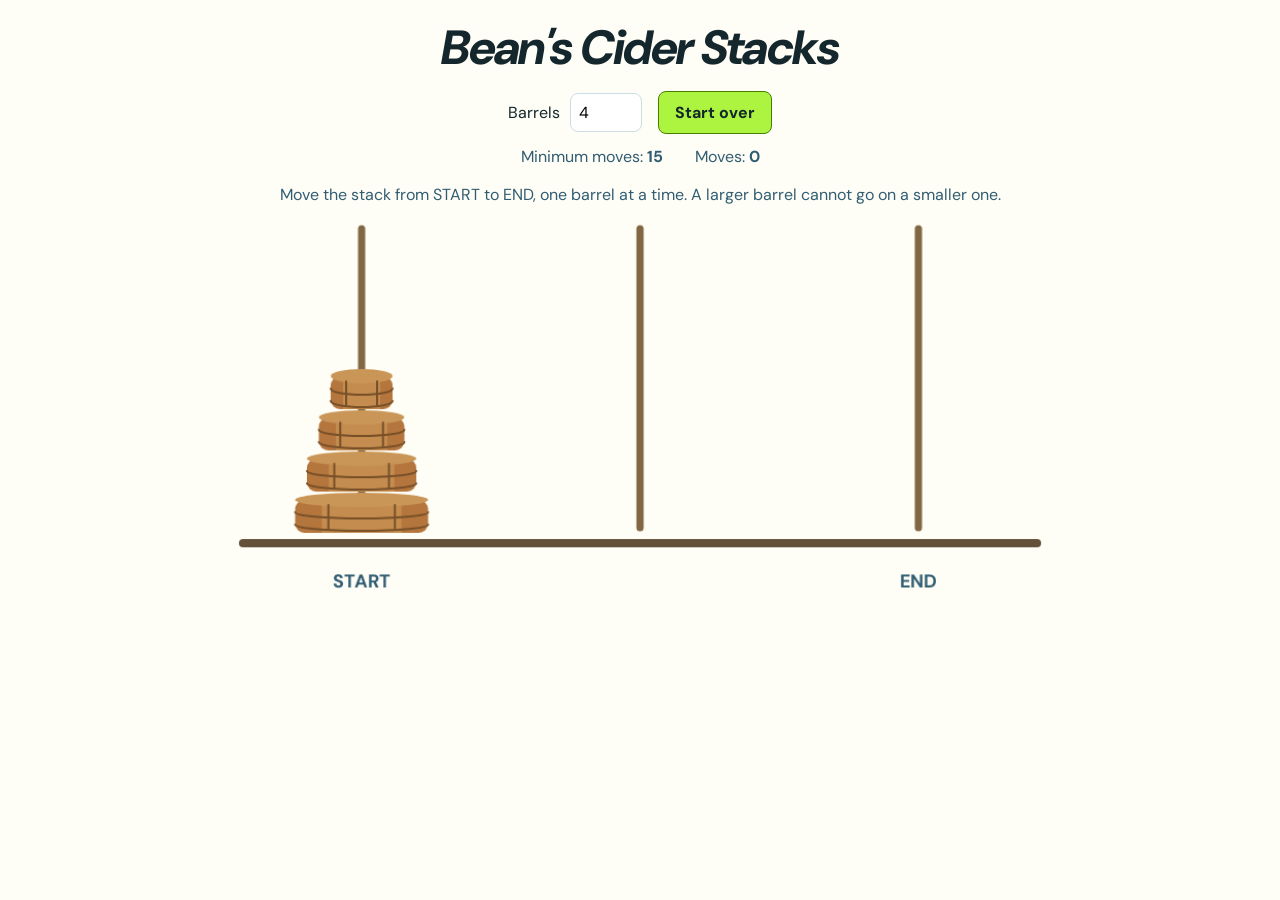
<file: ciderstacks/index.html>
<!DOCTYPE html>
<html lang="en">
<head>
  <meta charset="utf-8">
  <meta name="viewport" content="width=device-width, initial-scale=1">
  <title>Bean's Cider Stacks</title>
  <link rel="stylesheet" href="style.css">
  <link rel="stylesheet" href="../assets/theme.css">
  <script src="game.js" defer></script>
</head>
<body class="site-theme cider-game">
  <main>
    <h1>Bean's Cider Stacks</h1>
    <form id="settings">
      <label for="barrel-count">Barrels <input id="barrel-count" type="number" min="1" max="7" step="1" value="4" required></label>
      <button type="submit">Start over</button>
    </form>
    <div class="stats"><span>Minimum moves: <strong id="minimum">15</strong></span><span>Moves: <strong id="moves">0</strong></span></div>
    <p class="rules">Move the stack from START to END, one barrel at a time. A larger barrel cannot go on a smaller one.</p>
    <div class="board">
      <canvas id="board" width="900" height="390" aria-label="Three stacks of cider barrels"></canvas>
      <div class="peg-controls">
        <button type="button" data-peg="0" aria-label="Start stack" aria-pressed="false"></button>
        <button type="button" data-peg="1" aria-label="Middle stack" aria-pressed="false"></button>
        <button type="button" data-peg="2" aria-label="End stack" aria-pressed="false"></button>
      </div>
    </div>
    <p id="status" role="status" aria-live="polite"></p>
  </main>
</body>
</html>
</file>
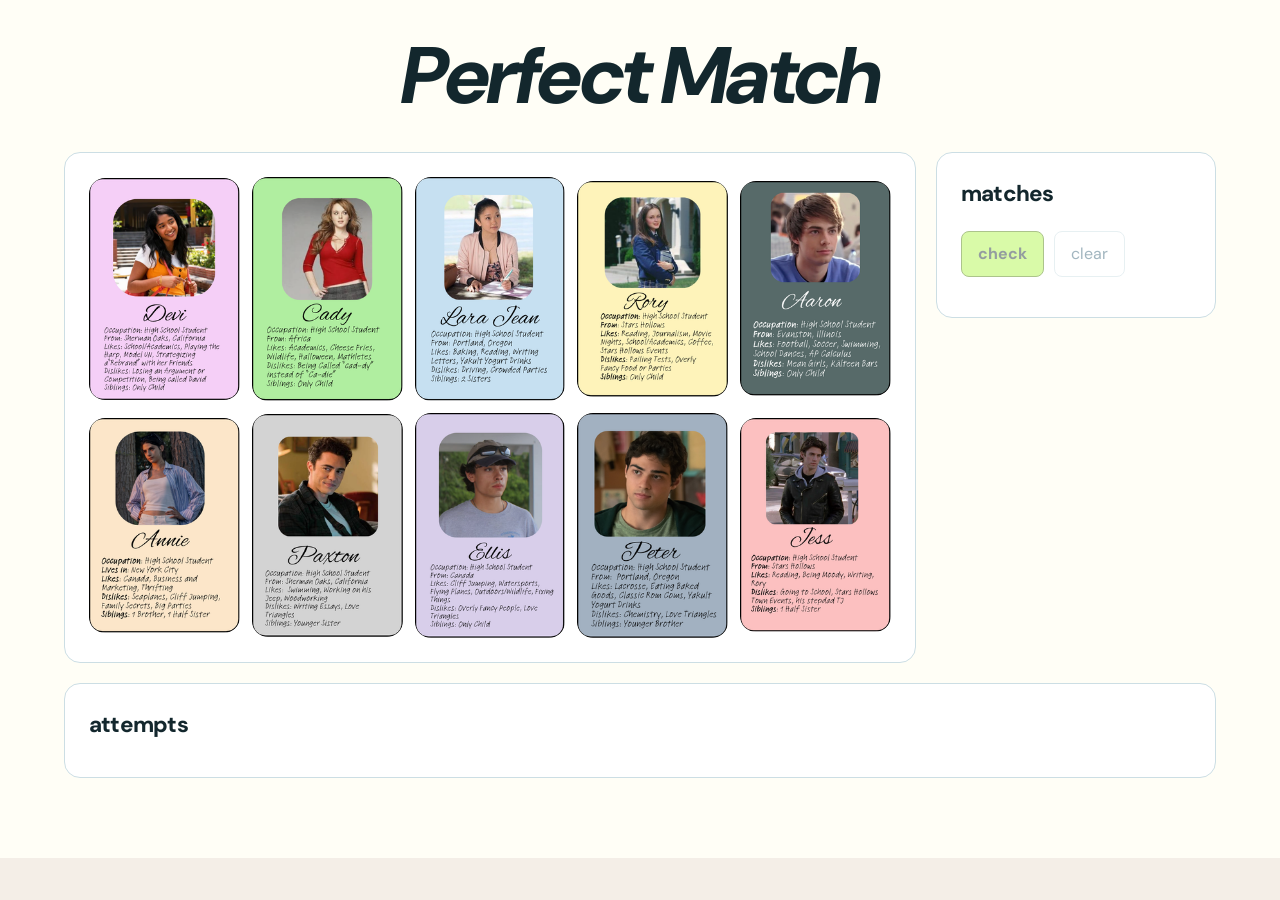
<file: perfectmatch/index.html>
<!DOCTYPE html>
<html lang="en">
<head>
  <meta charset="utf-8">
  <meta name="viewport" content="width=device-width, initial-scale=1">
  <title>Perfect Match</title>
  <link rel="stylesheet" href="style.css">
  <link rel="stylesheet" href="../assets/theme.css">
  <script src="game.js" defer></script>
</head>
<body class="site-theme theme-app">
  <a class="teacher-home" href="../index.html" hidden>Back to home</a>
  <main>
    <header><h1>Perfect Match</h1>
    </header>
    <div id="teacher" hidden></div>
    <div id="student">
      <div class="workspace">
        <section aria-label="Character cards"><div id="characters" class="characters"></div></section>
        <section><h2>matches</h2>
          <div class="actions"><button id="check" disabled>check</button><button id="clear" class="secondary">clear</button></div>
          <p id="result" role="status" aria-live="polite"></p>
          <div id="pairs"></div>
        </section>
      </div>
      <section><h2>attempts</h2><div id="history"></div></section>
    </div>
  </main>
  <dialog id="win-dialog" aria-labelledby="win-title">
    <h2 id="win-title">You win!</h2>
    <form method="dialog" class="actions">
      <button id="play-again" type="button" autofocus>Play again?</button>
      <button class="secondary" type="submit">Close</button>
    </form>
  </dialog>
  <dialog id="card-preview" aria-label="Character card preview">
    <div id="preview-image"></div>
  </dialog>
</body>
</html>
</file>
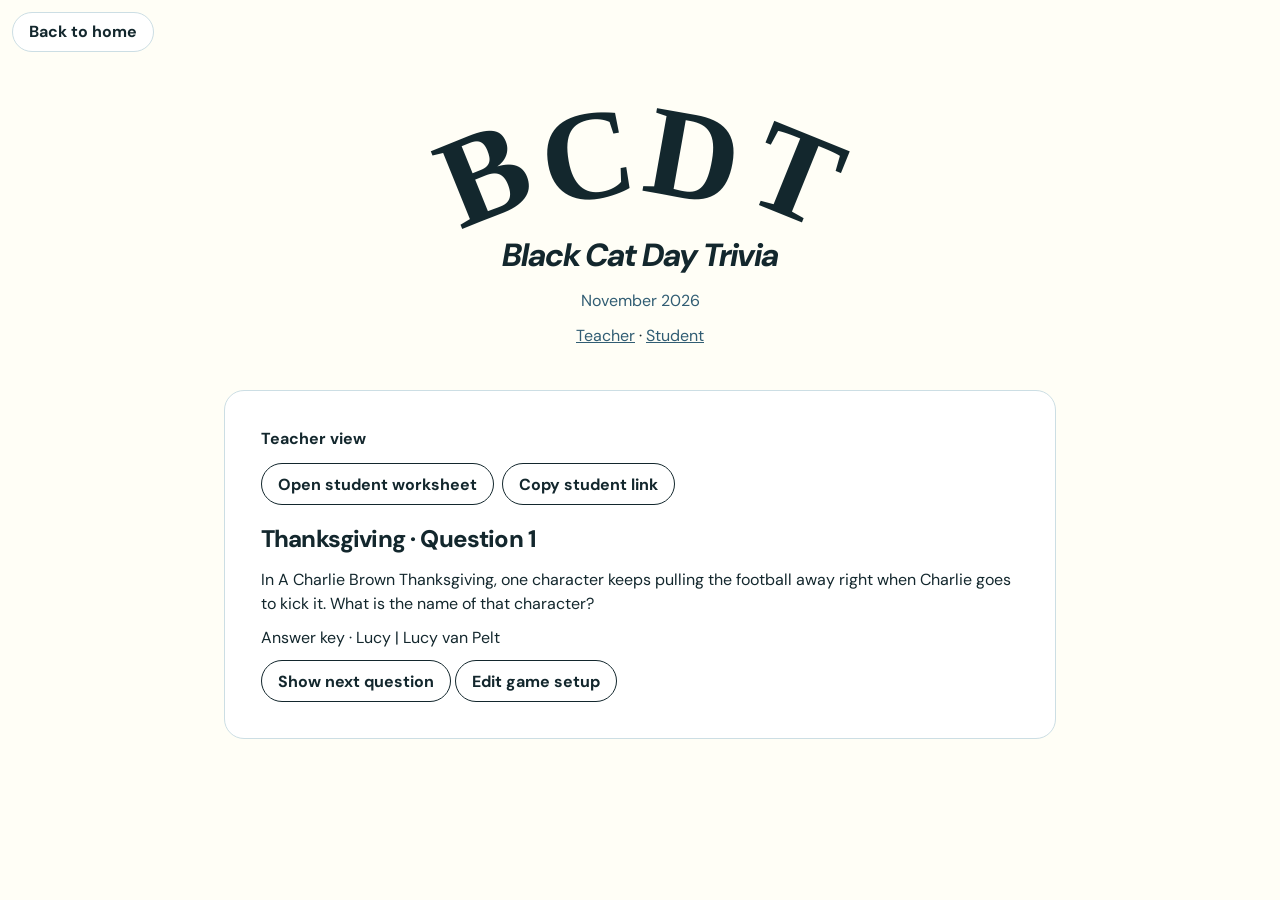
<file: trivia/index.html>
<!DOCTYPE html>
<html lang="en">
<head>
  <meta charset="UTF-8">
  <meta name="viewport" content="width=device-width, initial-scale=1">
  <title>Black Cat Day Trivia</title>
  <link rel="stylesheet" href="../assets/theme.css">
  <link rel="stylesheet" href="style.css">
  <script src="preset.js" defer></script>
  <script src="game.js" defer></script>
</head>
<body class="site-theme">
  <a class="teacher-home" href="../index.html" hidden>Back to home</a>
  <main>
    <header>
      <div class="wordmark" aria-hidden="true"><span>B</span><span>C</span><span>D</span><span>T</span></div>
      <h1>Black Cat Day Trivia</h1>
      <p>November 2026</p>
      <nav aria-label="Game views"><a href="?view=teacher">Teacher</a> · <a href="?view=student">Student</a></nav>
    </header>
    <p id="status" role="status"></p>
    <form id="author" hidden>
      <h2>Build your game</h2>
      <p>Add four categories with four questions each. The questions and answer keys stay in the teacher view.</p>
      <p>In an answer key, use <code>|</code> between accepted alternatives and <code>;</code> between required parts. Example <code>onions | fried onions; cream of mushroom soup</code>.</p>
      <div id="editor"></div>
      <button>Create student link</button>
      <button type="button" id="load-preset">Use November questions</button>
    </form>
    <form id="join" hidden>
      <h2>Start your worksheet</h2>
      <label>Team or student name <input name="name" required maxlength="40" autocomplete="off"></label>
      <button>Start game</button>
    </form>
    <div id="live" hidden>
      <section>
        <div class="scoreboard"><strong id="identity"></strong><strong id="summary"></strong></div>
        <div id="share" hidden></div>
        <h2 id="round"></h2>
        <div id="teacher-controls" hidden>
          <p id="read-aloud"></p>
          <p id="key"></p>
          <button type="button" id="advance"></button>
          <button type="button" id="new-room">Edit game setup</button>
        </div>
        <form id="submit" hidden>
          <label id="wager-label">Wager <select name="wager" required></select></label>
          <label id="answer-label">Answer <input name="answer" maxlength="200" autocomplete="off"></label>
          <button>Lock in</button>
        </form>
        <button type="button" id="continue" hidden></button>
      </section>
      <div id="scorecard"></div>
    </div>
  </main>
</body>
</html>
</file>
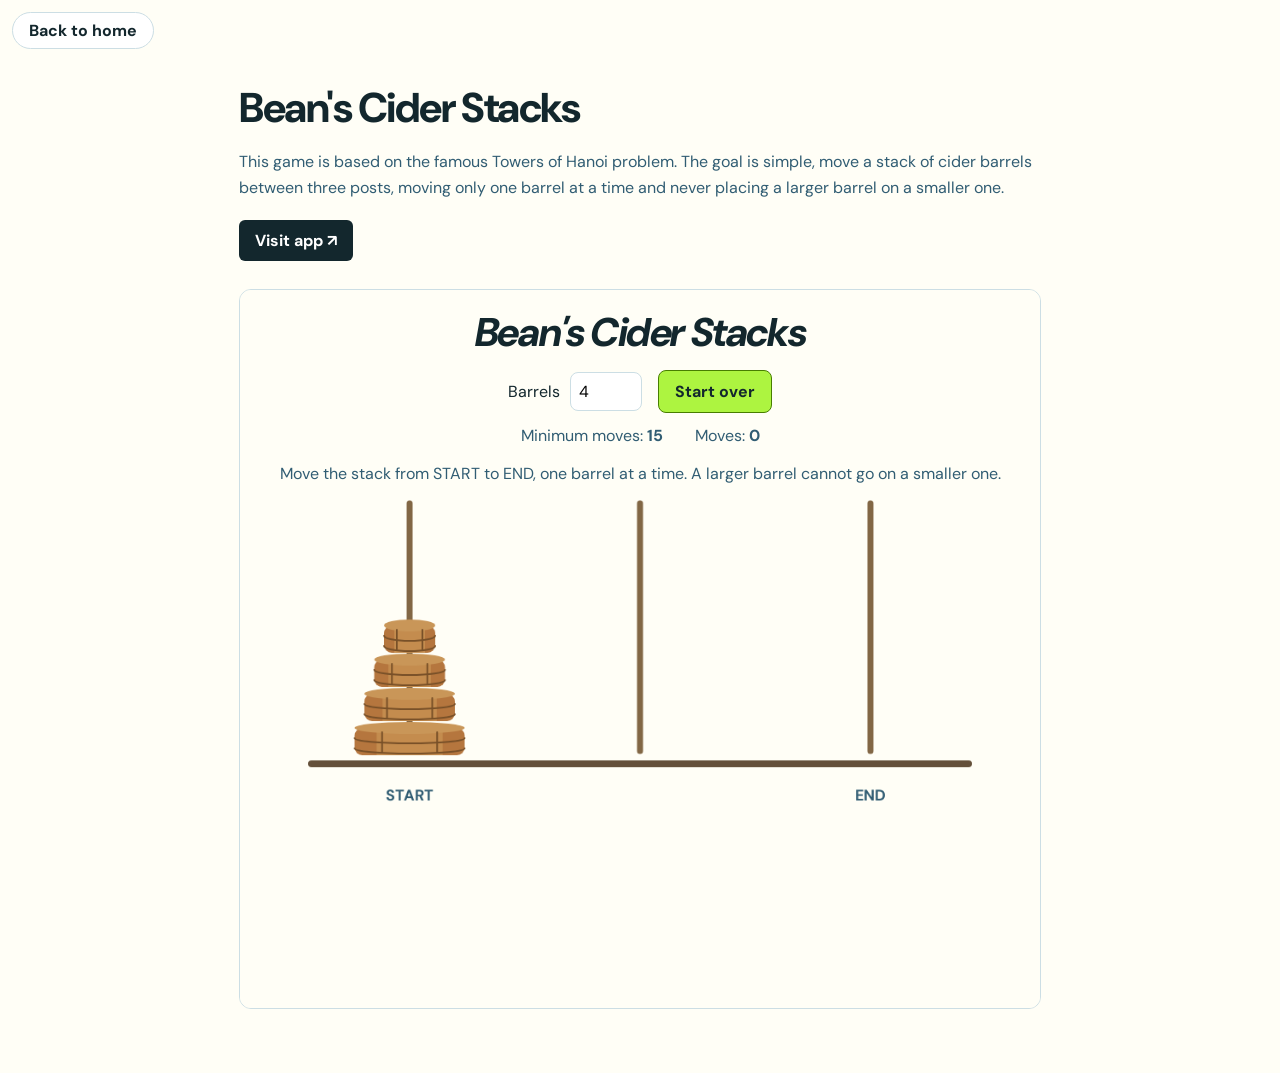
<file: ciderstacks/teacher.html>
<!DOCTYPE html>
<html lang="en">
<head>
  <meta charset="utf-8">
  <meta name="viewport" content="width=device-width, initial-scale=1">
  <title>Bean's Cider Stacks | Teacher</title>
  <link rel="stylesheet" href="style.css">
  <link rel="stylesheet" href="../assets/theme.css">
</head>
<body class="site-theme teacher-detail cider-teacher">
  <a class="teacher-home" href="../index.html">Back to home</a>
  <main>
    <h1>Bean's Cider Stacks</h1>
    <p>This game is based on the famous Towers of Hanoi problem. The goal is simple, move a stack of cider barrels between three posts, moving only one barrel at a time and never placing a larger barrel on a smaller one.</p>
    <div class="visit-row"><a class="visit-app" href="index.html" target="cider-student" rel="noopener">Visit app ↗</a></div>
    <iframe src="index.html" title="Play Bean's Cider Stacks"></iframe>
  </main>
</body>
</html>
</file>
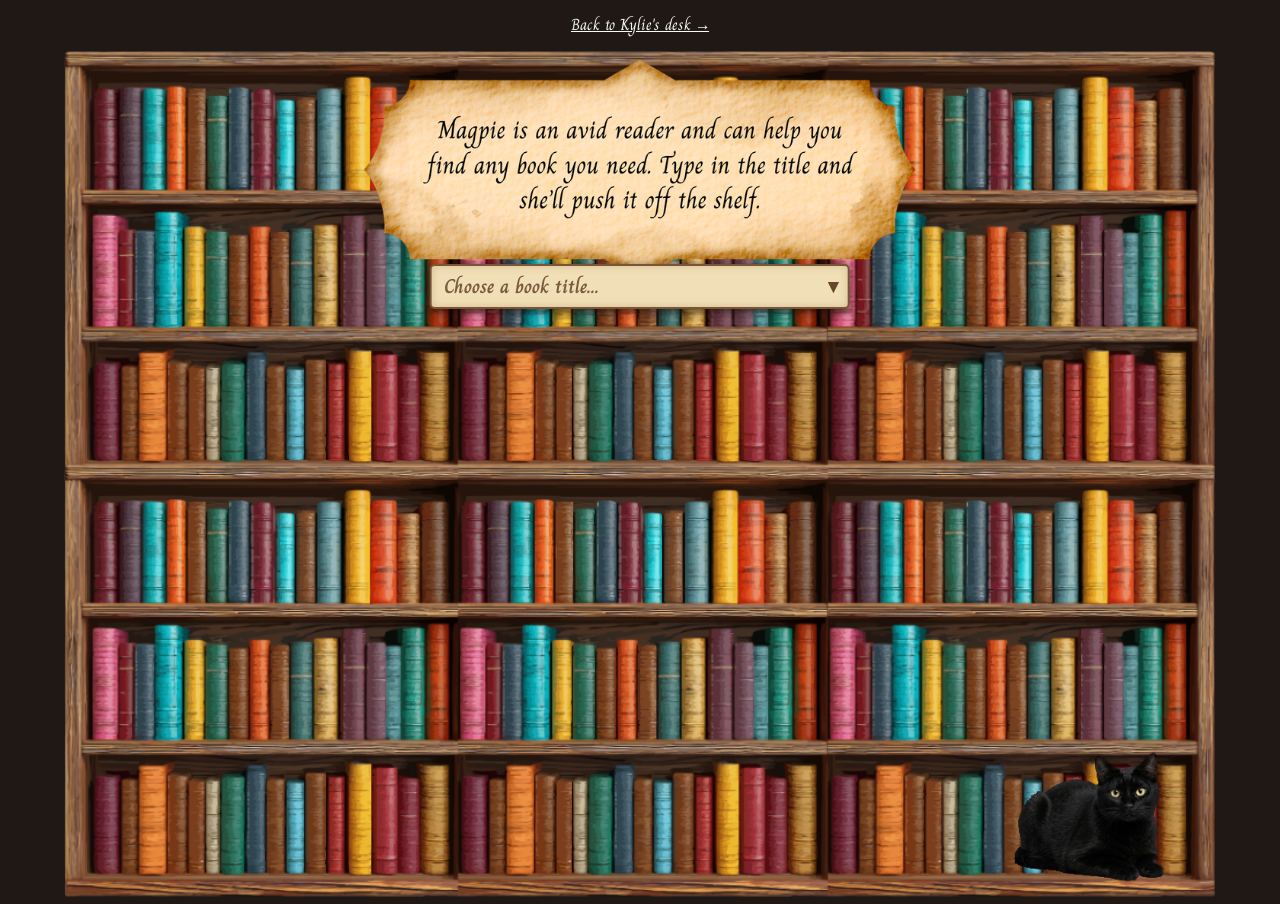
<file: practicalmagicescaperoom/library.html>
<!DOCTYPE html>
<html lang="en">
<head>
  <meta charset="UTF-8" />
  <meta name="viewport" content="width=device-width, initial-scale=1.0" />
  <title>Practical Magic — Library</title>
  <link rel="preconnect" href="https://fonts.googleapis.com" />
  <link rel="preconnect" href="https://fonts.gstatic.com" crossorigin />
  <link href="https://fonts.googleapis.com/css2?family=Charm:wght@400;700&display=swap" rel="stylesheet" />
  <link rel="stylesheet" href="style.css" />
  <link rel="stylesheet" href="library.css" />
  <script src="library-books.js" defer></script>
  <script src="library.js" defer></script>
  <script src="room-navigation.js" defer></script>
</head>
<body class="library-page">
  <header class="library-header">
    <a href="index.html">Back to Kylie's desk <span aria-hidden="true">→</span></a>
  </header>
  <main class="page">
    <div class="library-stage" id="libraryStage">
      <img
        class="library-image"
        src="assets/libraryassets/library.png"
        alt="Shelves filled with books"
        draggable="false"
      />
      <div class="library-cat" id="libraryCat" role="img" aria-label="Magpie the black cat"></div>
      <div class="library-search" id="librarySearch">
        <img src="assets/libraryassets/catmessage.png" alt="Magpie is an avid reader and can help you find any book you need. Type in the title and she'll push it off the shelf." />
        <label for="bookSearch">Find a book</label>
        <div class="book-picker">
          <div class="book-picker-field">
            <input id="bookSearch" type="text" role="combobox" aria-autocomplete="list" aria-expanded="false" aria-controls="bookTitles" placeholder="Choose a book title..." autocomplete="off" />
            <button type="button" id="toggleBooks" aria-label="Show book titles" tabindex="-1">▾</button>
          </div>
          <div class="book-options" id="bookTitles" role="listbox" hidden></div>
        </div>
      </div>
    </div>
  </main>

  <!-- SIMPLE IMAGE OVERLAY -->
  <div class="overlay" id="imageOverlay" hidden>
    <button class="close-button" id="closeImageOverlay" aria-label="Close book">×</button>
    <div class="open-book">
      <img id="overlayImage" class="overlay-image" alt="" />
      <button class="riddle-sheet" id="riddleSheet" aria-label="Pick up the riddle page" hidden>
        <img src="assets/libraryassets/frontside.png" alt="Front of the riddle page" />
      </button>
    </div>
  </div>
  <dialog class="riddle-dialog" id="riddleDialog" aria-label="Riddle page">
    <button class="riddle-flip" id="riddleFlip" aria-label="Turn the page over to the back">
      <img id="riddleImage" src="assets/libraryassets/frontside.png" alt="Front of the riddle page" />
    </button>
  </dialog>
</body>
</html>
</file>
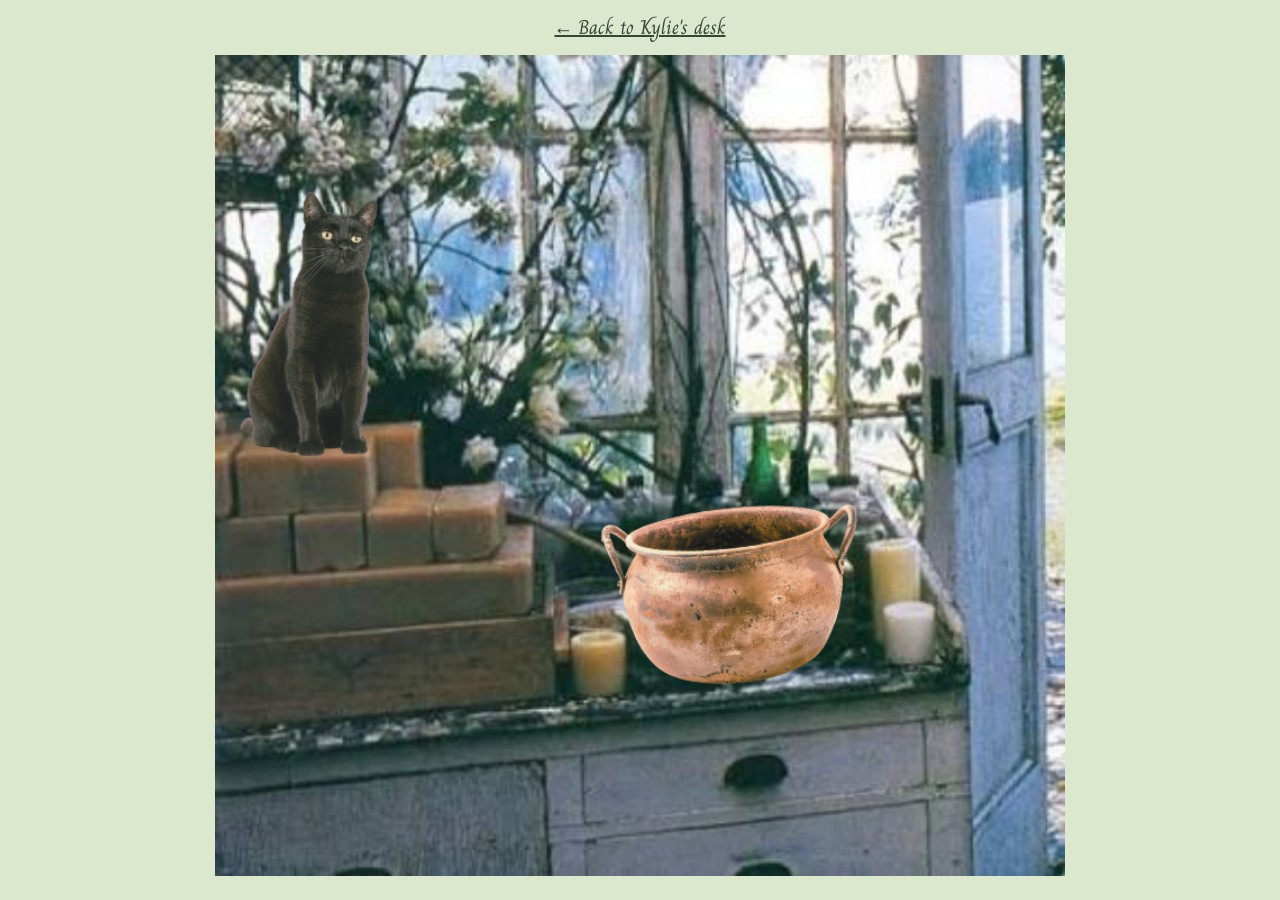
<file: practicalmagicescaperoom/potion.html>
<!DOCTYPE html>
<html lang="en">
<head>
  <meta charset="UTF-8">
  <meta name="viewport" content="width=device-width, initial-scale=1.0">
  <title>Aunt Gilly's Gardenhouse</title>
  <link rel="preconnect" href="https://fonts.googleapis.com">
  <link rel="preconnect" href="https://fonts.gstatic.com" crossorigin>
  <link href="https://fonts.googleapis.com/css2?family=Charm&display=swap" rel="stylesheet">
  <link rel="stylesheet" href="potion.css">
  <script src="potion.js" defer></script>
  <script src="room-navigation.js" defer></script>
</head>
<body>
  <header class="garden-header">
    <a href="index.html">← Back to Kylie's desk</a>
  </header>
  <main class="greenhouse">
    <img class="greenhouse-image" src="assets/potionassets/gillysgreenhouse.png" alt="A sunlit greenhouse with plants, a black cat, and a copper cauldron on the workbench.">
    <button class="cauldron-hotspot" id="openPotion" aria-label="Open the cauldron"></button>
  </main>
  <dialog id="potionDialog" aria-label="Brew a potion">
    <div class="potion-panel">
      <button class="close-button" id="closePotion" aria-label="Close potion">×</button>
      <div class="brewing-layout" id="brewingView">
        <section class="cauldron-area" aria-label="Your potion">
          <div class="cauldron-art" id="cauldronArt">
            <div class="potion-glow" aria-hidden="true"></div>
            <img class="cauldron-image" src="assets/potionassets/cauldron.png" alt="A black cat sitting beside a copper cauldron.">
          </div>
          <br> <br><br>
          <button class="brew-button" id="brewPotion" disabled>BREW</button>
          <button class="reset-button" id="resetPotion">RESET</button>
        </section>
        <div class="ingredient-shelf" id="ingredientShelf">
          <section aria-labelledby="ingredientsTitle">
            <h3 id="ingredientsTitle">Core Ingredients</h3>
            <div class="ingredient-grid" id="ingredientGrid"></div>
          </section>
          <section class="birthstone-shelf" aria-labelledby="birthstonesTitle">
            <h3 id="birthstonesTitle">Birth Stones</h3>
            <div class="ingredient-grid" id="birthstoneGrid"></div>
          </section>
        </div>
      </div>
      <section class="result-view" id="potionResult" aria-label="Your brewed potion" hidden>
        <img id="potionImage" class="result-image" alt="A freshly brewed potion">
        <div>
          <button class="brew-button" id="drinkPotion">Drink</button>
          <button class="reset-button" id="discardPotion">Discard</button>
        </div>
      </section>
      <section class="result-view" id="endGame" aria-label="Potion outcome" hidden>
        <img id="endGameImage" class="ending-image" alt="">
        <button class="reset-button" id="returnToGarden" hidden>Back in Time</button>
      </section>
    </div>
  </dialog>
</body>
</html>
</file>
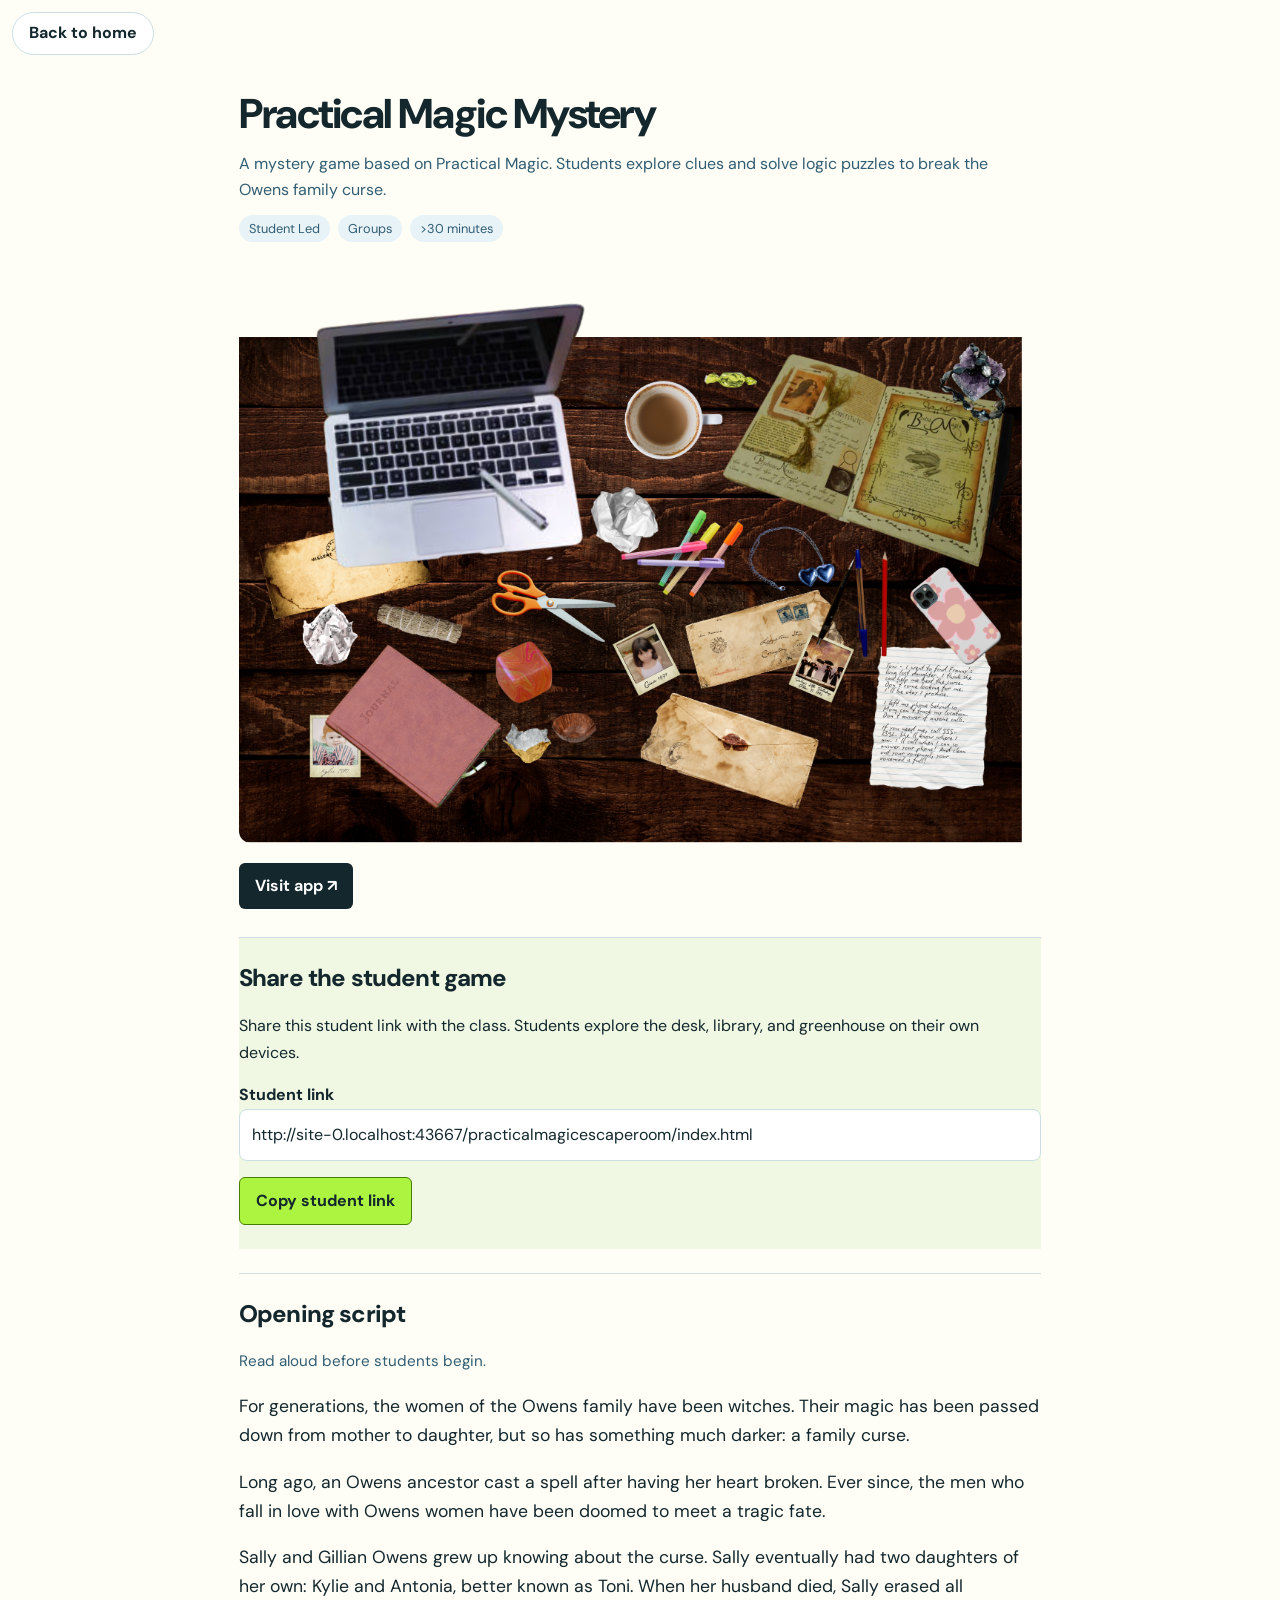
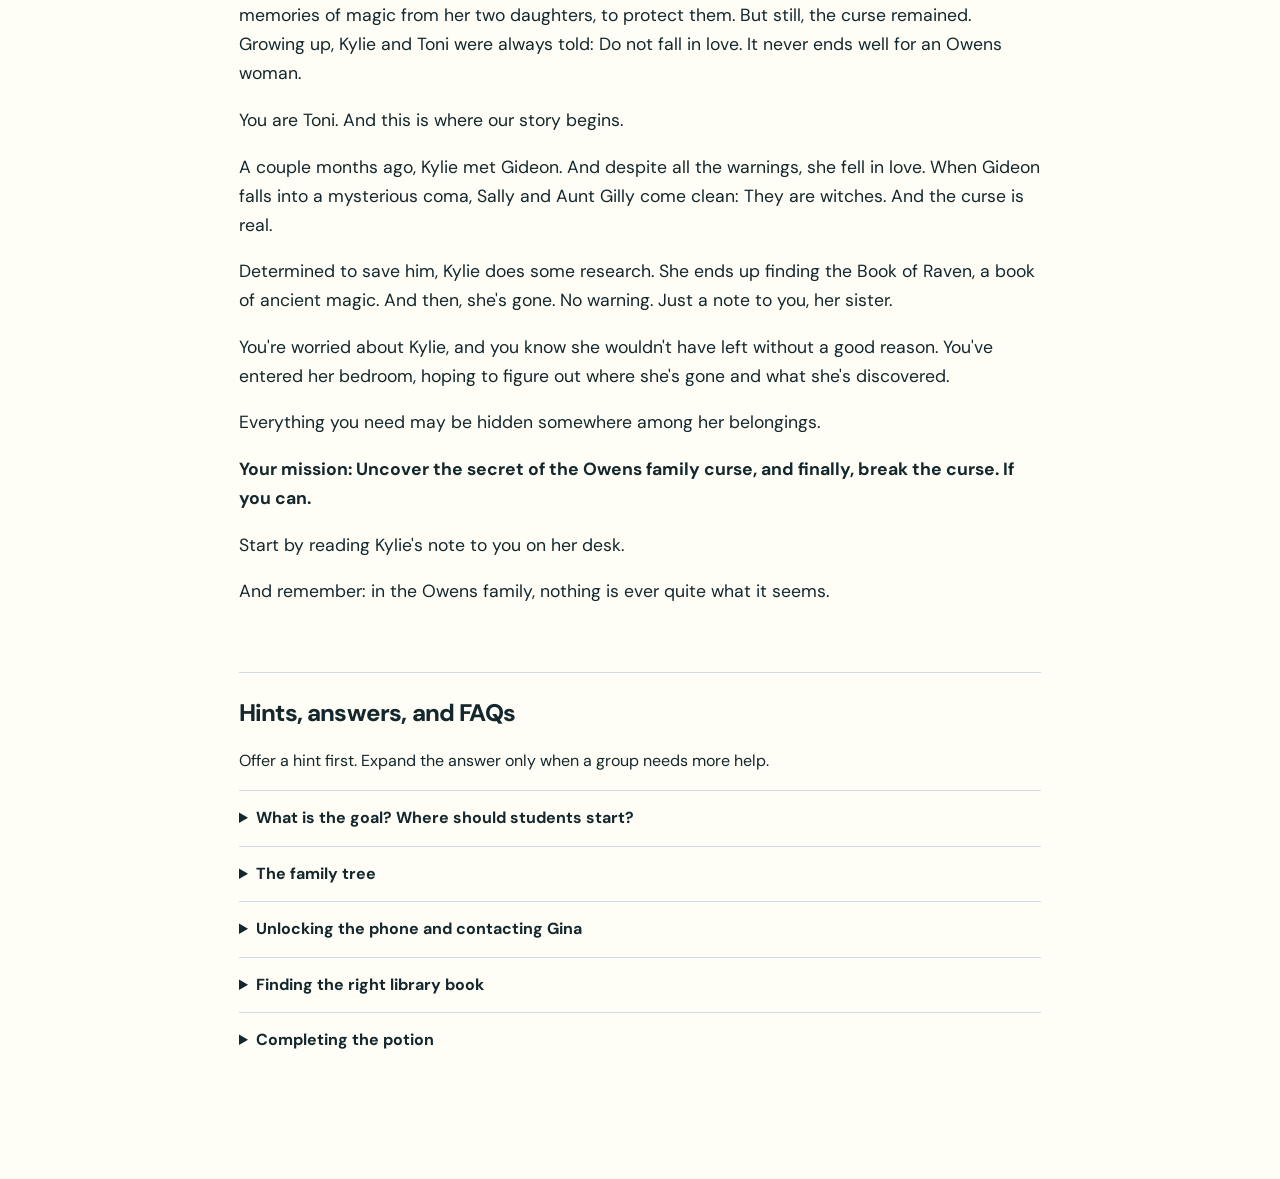
<file: practicalmagicescaperoom/teacher.html>
<!DOCTYPE html>
<html lang="en">
<head>
  <meta charset="UTF-8">
  <meta name="viewport" content="width=device-width, initial-scale=1">
  <title>Practical Magic Mystery | Teacher Guide</title>
  <link rel="preconnect" href="https://fonts.googleapis.com">
  <link rel="preconnect" href="https://fonts.gstatic.com" crossorigin>
  <link href="https://fonts.googleapis.com/css2?family=Playfair+Display:wght@400;700&display=swap" rel="stylesheet">
  <link rel="stylesheet" href="teacher.css">
  <link rel="stylesheet" href="../assets/theme.css">
  <script src="teacher.js" defer></script>
</head>
<body class="site-theme theme-guide teacher-detail">
  <a class="teacher-home" href="../index.html">Back to home</a>
  <main>
    <header>
      <h1>Practical Magic Mystery</h1>
      <p>A mystery game based on Practical Magic. Students explore clues and solve logic puzzles to break the Owens family curse.</p>
      <ul class="detail-tags" aria-label="Game tags"><li>Student Led</li><li>Groups</li><li>&gt;30 minutes</li></ul>
    </header>
    <img class="app-preview" src="assets/desk.png" alt="Kylie's desk in the Practical Magic mystery game">
    <div class="visit-row"><a class="visit-app" href="index.html" target="practical-magic-student" rel="noopener">Visit app ↗</a></div>
    <section aria-labelledby="share-heading" class="share-panel">
      <h2 id="share-heading">Share the student game</h2>
      <p>Share this student link with the class. Students explore the desk, library, and greenhouse on their own devices.</p>
      <label for="student-link">Student link</label>
      <input id="student-link" type="url" readonly>
      <div class="actions">
        <button id="copy-link" type="button">Copy student link</button>
      </div>
      <p id="copy-status" role="status"></p>
    </section>
    <section aria-labelledby="script-heading">
      <h2 id="script-heading">Opening script</h2>
      <p class="aside">Read aloud before students begin.</p>
      <div class="script">
        <p>For generations, the women of the Owens family have been witches. Their magic has been passed down from mother to daughter, but so has something much darker: a family curse.</p>
        <p>Long ago, an Owens ancestor cast a spell after having her heart broken. Ever since, the men who fall in love with Owens women have been doomed to meet a tragic fate.</p>
        <p>Sally and Gillian Owens grew up knowing about the curse. Sally eventually had two daughters of her own: Kylie and Antonia, better known as Toni. When her husband died, Sally erased all memories of magic from her two daughters, to protect them. But still, the curse remained. Growing up, Kylie and Toni were always told: Do not fall in love. It never ends well for an Owens woman.</p>
        <p>You are Toni. And this is where our story begins.</p>
        <p>A couple months ago, Kylie met Gideon. And despite all the warnings, she fell in love. When Gideon falls into a mysterious coma, Sally and Aunt Gilly come clean: They are witches. And the curse is real.</p>
        <p>Determined to save him, Kylie does some research. She ends up finding the Book of Raven, a book of ancient magic. And then, she's gone. No warning. Just a note to you, her sister.</p>
        <p>You're worried about Kylie, and you know she wouldn't have left without a good reason. You've entered her bedroom, hoping to figure out where she's gone and what she's discovered.</p>
        <p>Everything you need may be hidden somewhere among her belongings.</p>
        <p><strong>Your mission: Uncover the secret of the Owens family curse, and finally, break the curse. If you can.</strong></p>
        <p>Start by reading Kylie's note to you on her desk.</p>
        <p>And remember: in the Owens family, nothing is ever quite what it seems.</p>
      </div>
    </section>
    <section aria-labelledby="hints-heading">
      <h2 id="hints-heading">Hints, answers, and FAQs</h2>
      <p>Offer a hint first. Expand the answer only when a group needs more help.</p>
      <details><summary>What is the goal? Where should students start?</summary>
        <p>The goal is to break the Owens family curse. Start with Kylie's note, then read everything in the letters and on the desk. Encourage students to take notes and connect clues across rooms.</p>
      </details>
      <details><summary>The family tree</summary>
        <p><strong>Hint:</strong> The letters on the desk explain the family relationships. Use them to place the portraits on the family tree.</p>
        <details><summary>Show the answer</summary>
          <p><strong>Top row, left to right:</strong> Maria — Vincent — Lily (Lillian).</p>
          <p><strong>Middle row, left to right:</strong> Regina — Daniel — Jet — Frances.</p>
          <p><strong>Bottom row:</strong> Gina — Kylie. These two can be placed in either order.</p>
        </details>
      </details>
      <details><summary>Unlocking the phone and contacting Gina</summary>
        <p><strong>Hint:</strong> Look closely at the Polaroids and letters. Together, they provide the clues needed to unlock the phone and call Gina Owens.</p>
        <p>After the call, Gina sends a text. Read the text thread carefully: it contains information needed to finish the potion puzzle.</p>
        <details><summary>Show the phone password</summary>
          <p>The password is <strong>1031</strong>. Sally's birthday is Halloween, October 31.</p>
        </details>
      </details>
      <details><summary>Finding the right library book</summary>
        <p><strong>Hint:</strong> Reread the letters for a reference to the book students should find in the library.</p>
        <details><summary>Show the answer</summary><p>Find <strong>Alice in Wonderland</strong> in Aunt Franny's library. Open the book to find the riddle.</p></details>
      </details>
      <details><summary>Completing the potion</summary>
        <p><strong>Hint:</strong> Combine the library clue with Gina's text thread. The order matters, and the final ingredient is a birthstone.</p>
        <details><summary>Show the answer</summary>
          <p>Add the ingredients in this order:</p>
          <ol><li>Sea salt</li><li>Wormwood</li><li>Sage</li><li>Knotgrass</li><li>Moonstone</li><li>Lavender</li><li>Rosemary</li><li>July birthstone — Ruby</li></ol>
          <p>Then brew the potion.</p>
        </details>
      </details>
    </section>
  </main>
</body>
</html>
</file>
<file: ciderstacks/style.css>
* { box-sizing: border-box; }
body { margin: 0; }
.cider-game main { max-width: 960px; margin: auto; padding: 16px; }
.cider-game h1 { font-size: clamp(1.8rem, 5vw, 3rem); text-align: center; margin: 0 0 12px; }
#settings { display: flex; justify-content: center; flex-wrap: wrap; align-items: center; gap: 16px; }
#settings label { display: flex; align-items: center; gap: 10px; }
input { width: 72px; padding: 8px; font: inherit; border: 1px solid #ccdee4; border-radius: 8px; }
#settings button { font: inherit; font-weight: 700; border: 1px solid #487e00; border-radius: 8px; padding: 10px 16px; background: #adf440; color: #13272d; cursor: pointer; }
.stats { display: flex; justify-content: center; flex-wrap: wrap; gap: 32px; margin: 12px 0; color: #315d73; }
.rules { text-align: center; color: #315d73; line-height: 1.5; }
.board { position: relative; margin-top: -20px; }
canvas { display: block; width: 100%; height: auto; }
.peg-controls { position: absolute; inset: 4% 5% 7%; display: grid; grid-template-columns: repeat(3, 1fr); }
.peg-controls button { background: transparent; border: 0; border-radius: 12px; cursor: pointer; }
.peg-controls button:focus-visible { outline: 3px solid #487e00; outline-offset: -3px; }
#status { text-align: center; min-height: 1.5em; font-weight: 700; }
.cider-teacher iframe { display: block; width: 100%; height: 720px; border: 1px solid #ccdee4; border-radius: 12px; background: #fffef6; }
.cider-teacher p { color: #315d73; line-height: 1.6; }
@media (max-width: 600px) { .cider-game main { padding: 18px 10px; } .cider-teacher iframe { height: 610px; } }
</file>
<file: assets/theme.css>
@import url('https://fonts.googleapis.com/css2?family=DM+Sans:ital,wght@0,400;0,500;0,600;0,700;0,800;1,700;1,800&display=swap');

:root {
  --theme-font: 'DM Sans', Arial, sans-serif;
  --theme-cream: #fffef6;
  --theme-ink: #13272d;
  --theme-blue: #315d73;
  --theme-line: #ccdee4;
  --theme-lime: #adf440;
  --theme-green: #487e00;
}
body.site-theme {
  font-family: var(--theme-font);
  color: var(--theme-ink);
  background: var(--theme-cream);
  --page: var(--theme-cream);
  --ink: var(--theme-ink);
  --muted: var(--theme-blue);
  --paper: #ffffff;
}
.site-theme h1, .site-theme h2, .site-theme h3 {
  font-family: var(--theme-font);
  font-weight: 800;
  color: var(--theme-ink);
  letter-spacing: -.035em;
}
.site-theme h1, .site-theme .collection-heading h2 { font-style: italic; }
.site-theme .eyebrow { color: var(--theme-green); font-weight: 800; }
.site-theme button, .site-theme input, .site-theme select, .site-theme textarea { font-family: var(--theme-font); }
.site-theme a { color: var(--theme-blue); }
.site-theme .teacher-home:not([hidden]) {
  display: inline-block;
  margin: .75rem 0 0 .75rem;
  padding: .45rem 1rem;
  border: 1px solid var(--theme-line);
  border-radius: 2rem;
  background: white;
  color: var(--theme-ink);
  font-weight: 700;
  text-decoration: none;
}
.site-theme .teacher-home:hover { background: var(--theme-lime); }
.site-theme :focus-visible { outline-color: var(--theme-green); }

/* Collection */
.site-theme .welcome-copy { color: var(--theme-blue); }
.site-theme .collection-heading { border-color: var(--theme-line); }
.site-theme .game-card { border-color: var(--theme-line); box-shadow: 0 2px 3px rgb(19 39 45 / 8%); }
.site-theme .game-link { color: var(--theme-ink); }
.site-theme .game-date { font: 700 .85rem/1.6 var(--theme-font); background: var(--theme-cream); color: var(--theme-ink); }
.site-theme .match-thumbnail { background: var(--theme-lime); color: var(--theme-ink); font-family: var(--theme-font); font-weight: 800; }
.site-theme .tags li { border-color: var(--theme-line); background: #f2f7f8; color: var(--theme-blue); }
.site-theme .gallery-controls button { border-color: var(--theme-line); color: var(--theme-blue); }
.site-theme .gallery-controls button:not(:disabled):hover { background: var(--theme-lime); }

/* Teacher guides and the matching board */
.theme-app section, .theme-guide section { background: #fff; border-color: var(--theme-line); }
.theme-app header > p, .theme-guide header > p, .theme-guide .aside { color: var(--theme-blue); }
.theme-guide .share-panel { background: #f0f8e4; }
.theme-app button:not(.character):not(.secondary), .theme-guide button, .theme-guide .button {
  background: var(--theme-lime);
  color: var(--theme-ink);
  border-color: var(--theme-green);
  font-weight: 700;
}
.theme-app .secondary { color: var(--theme-blue); border-color: var(--theme-line); }
.theme-app input, .theme-guide input { border: 1px solid var(--theme-line); border-radius: 8px; color: var(--theme-ink); }
.theme-app .pair, .theme-app .attempt, .theme-guide details { border-color: var(--theme-line); }
.theme-app #win-dialog { background: var(--theme-cream); border-color: var(--theme-line); color: var(--theme-ink); }

/* Wavelength keeps its light/dark blue reveal states. */
.theme-wavelength .teacher-controls, .theme-wavelength .spectrum-label, .theme-wavelength #sync-status {
  font-family: var(--theme-font);
  color: var(--theme-ink);
}
.theme-wavelength .teacher-directions { color: var(--theme-blue); }
.theme-wavelength .teacher-workspace .teacher-controls { background: #fff; border-color: var(--theme-line); }
.theme-wavelength .teacher-board-column > .teacher-directions, .theme-wavelength .team-setting { border-color: var(--theme-line); }
.theme-wavelength .spectrum-input { background: #e8f3f8; color: var(--theme-ink); box-shadow: 0 3px var(--theme-line); }
.theme-wavelength #next-round, .theme-wavelength .teacher-board-toolbar button {
  background: var(--theme-lime); color: var(--theme-ink); border-color: var(--theme-green); font-weight: 700;
}

/* Mystery scenes retain their artwork; navigation uses the site typography. */
.theme-mystery .room-link, .theme-mystery .library-header a {
  font-family: var(--theme-font); font-weight: 700; color: var(--theme-ink);
  background: var(--theme-cream); border: 1px solid var(--theme-line); border-radius: 8px; padding: 6px 12px;
}
.theme-mystery .garden-header a { color: var(--theme-blue); }
.theme-mystery .potion-panel { background: var(--theme-cream); color: var(--theme-ink); }
.theme-mystery .brew-button { background: var(--theme-lime); color: var(--theme-ink); border-color: var(--theme-green); font-weight: 700; }
.theme-mystery .reset-button { color: var(--theme-blue); border-color: var(--theme-line); }

/* App detail pages */
.teacher-detail main { max-width: 850px; margin: 0 auto; padding: 36px 24px 64px; }
.teacher-detail header { text-align: left; margin: 0 0 20px; padding: 0; }
.teacher-detail h1 { font-size: clamp(2rem, 5vw, 2.6rem); font-style: normal; line-height: 1.15; margin: 0 0 12px; }
.teacher-detail header > p { margin: 0 0 12px; color: var(--theme-blue); }
.detail-tags { display: flex; flex-wrap: wrap; gap: 8px; padding: 0; margin: 0; list-style: none; }
.detail-tags li { padding: 3px 10px; border-radius: 20px; background: #e8f3f7; color: var(--theme-blue); font-size: .8rem; }
.app-preview { display: block; width: 100%; border-radius: 12px; }
.match-preview { display: grid; grid-template-columns: repeat(4, minmax(0, 1fr)); gap: 14px; padding: 28px; background: #f4eedf; }
.match-preview img { display: block; width: 100%; height: auto; }
.visit-row { margin: 20px 0 28px; }
.site-theme .visit-app { display: inline-block; padding: 10px 16px; border-radius: 6px; background: var(--theme-ink); color: #fff; font-weight: 700; text-decoration: none; }
.site-theme .visit-app:hover { background: var(--theme-blue); }
.teacher-detail section { padding: 24px 0; border: 0; border-top: 1px solid var(--theme-line); border-radius: 0; background: transparent; }
@media (max-width: 600px) { .match-preview { padding: 14px; gap: 8px; } }
</file>
<file: perfectmatch/style.css>
:root { font-family: Georgia, serif; color: #293b35; background: #f4eee7; line-height: 1.5; }
* { box-sizing: border-box; }
body { margin: 0; }
main { max-width: 1200px; margin: auto; padding: 30px 24px 60px; }
header { text-align: center; margin-bottom: 30px; }
h1 { font-size: clamp(3rem, 7vw, 5rem); margin: 0; line-height: 1.15; }
h2 { font-size: 1.4rem; margin: 0 0 12px; }
.eyebrow { text-transform: uppercase; letter-spacing: .14em; font-size: .75rem; }
section { padding: 24px; border: 1px solid #d2ccbf; border-radius: 16px; background: #fffdf6; margin-bottom: 20px; }
.instructions { background: #e7eddf; }
p { margin: 8px 0 16px; }
.workspace { display: grid; grid-template-columns: minmax(0, 1fr) 280px; gap: 20px; align-items: start; }
.workspace > section { min-width: 0; }
.characters { display: grid; grid-template-columns: repeat(5, minmax(0, 1fr)); gap: 12px; }
button, .button { font: inherit; cursor: pointer; border: 1px solid #293b35; border-radius: 8px; background: #293b35; color: #fffdf6; padding: 10px 16px; }
.character { background: transparent; border: 0; border-radius: 16px; padding: 0; cursor: grab; }
.character img { display: block; width: 100%; height: auto; border-radius: 16px; }
.character.dragging { opacity: .5; }
.character.drop-target { outline: 4px dashed #47694c; outline-offset: 3px; }
.paired-cards { display: grid; grid-template-columns: repeat(2, minmax(0, 120px)); justify-content: center; gap: 8px; width: 100%; }
#pairs { display: grid; grid-template-columns: minmax(0, 1fr); }
.paired-cards img { display: block; width: 100%; height: auto; }
.character strong { display: block; font-size: 1.35rem; }
.character span { display: block; font-size: .9rem; margin-top: 8px; }
.character[aria-pressed="true"] { outline: 3px solid #293b35; outline-offset: 2px; }
button:disabled { opacity: .45; cursor: default; }
.secondary { background: transparent; color: #293b35; }
.pair { display: flex; flex-direction: column; align-items: stretch; gap: 10px; border-bottom: 1px solid #ded9ce; padding: 14px 0; }
.pair button { font-size: .85rem; padding: 6px 10px; }
.pair .character { padding: 0; }
#card-preview { width: fit-content; max-width: 96vw; max-height: 94dvh; padding: 0; border: 0; background: transparent; overflow: visible; }
#card-preview::backdrop { background: rgb(20 30 25 / 65%); }
#win-dialog { width: min(380px, 92vw); padding: 32px; border: 1px solid #d2ccbf; border-radius: 16px; background: #fffdf6; color: #293b35; text-align: center; }
#win-dialog::backdrop { background: rgb(20 30 25 / 65%); }
#win-dialog h2 { font-size: 2.5rem; }
#win-dialog .actions { justify-content: center; }
#preview-image img { display: block; width: auto; height: 88dvh; max-width: 94vw; max-height: 88dvh; object-fit: contain; margin: 0 auto; }
.actions { display: flex; gap: 10px; flex-wrap: wrap; margin-top: 20px; }
#result { font-weight: bold; font-size: 1.2rem; }
.attempt { padding: 14px 0; border-top: 1px solid #ded9ce; }
.attempt ul { margin: 8px 0; padding-left: 22px; }
input { width: 100%; font: inherit; padding: 10px; margin: 8px 0; }
summary { cursor: pointer; font-weight: bold; }
a { color: #293b35; }
:focus-visible { outline: 3px solid #a26428; outline-offset: 3px; }
[hidden] { display: none !important; }
@media (max-width: 760px) { .workspace { grid-template-columns: 1fr; } main { padding: 24px 12px; } section { padding: 18px; } }
</file>
<file: trivia/style.css>
* { box-sizing: border-box; }
[hidden] { display: none !important; }
body { margin: 0; line-height: 1.5; }
main { width: min(100% - 2rem, 52rem); margin: 0 auto 3rem; }
header { text-align: center; padding: 1.25rem 0 2rem; }
header > a { display: block; text-align: left; }
.wordmark { display: flex; justify-content: center; gap: .11em; font: bold clamp(4rem, 15vw, 8rem)/1 Georgia, serif; margin: 1.25rem 0 .65rem; }
.wordmark span:first-child { transform: translateY(.14em) rotate(-22deg); }
.wordmark span:nth-child(2) { transform: rotate(-10deg); }
.wordmark span:nth-child(3) { transform: rotate(10deg); }
.wordmark span:last-child { transform: translateY(.14em) rotate(22deg); }
h1, h2, h3, p { margin: 0 0 .65rem; }
header p { color: var(--theme-blue); }
section { background: white; border: 1px solid var(--theme-line); border-radius: 1.25rem; padding: clamp(1.1rem, 4vw, 2.25rem); }
#join, #submit { display: flex; flex-wrap: wrap; align-items: end; gap: .65rem; margin-top: 1.25rem; }
label { display: grid; gap: .25rem; }
input, select, button, .button-link { font-size: 1rem; border: 1px solid var(--theme-ink); border-radius: 2rem; padding: .6rem 1rem; color: inherit; background: white; }
input { max-width: 100%; }
#wager-label select {
  appearance: none;
  padding-right: 2.25rem;
  background: white url("data:image/svg+xml,%3Csvg xmlns='http://www.w3.org/2000/svg' viewBox='0 0 12 8'%3E%3Cpath d='m1 1 5 5 5-5' fill='none' stroke='%2313272d' stroke-width='1.5'/%3E%3C/svg%3E") right .85rem center / .7rem no-repeat;
}
@media (forced-colors: active) {
  #wager-label select { appearance: auto; background: Canvas; }
}
button, .button-link { cursor: pointer; font-weight: 700; }
.site-theme .button-link { display: inline-block; color: inherit; text-decoration: none; line-height: normal; }
button:hover, .button-link:hover { background: var(--theme-lime); }
#share { display: flex; flex-wrap: wrap; gap: .5rem; margin-bottom: 1rem; }
#editor { display: grid; grid-template-columns: repeat(auto-fit, minmax(min(100%, 22rem), 1fr)); gap: .8rem; margin-bottom: 1rem; }
fieldset { min-width: 0; border: 1px solid var(--theme-line); border-radius: 1rem; margin: .75rem 0 0; }
fieldset label + label { margin-top: .5rem; }
.checkbox-label { display: flex; align-items: center; }
#editor > fieldset { grid-column: 1 / -1; }
button:disabled { opacity: .55; cursor: default; }
.worksheet-answer { display: flex; align-items: center; justify-content: space-between; gap: .5rem; overflow-wrap: anywhere; }
.worksheet-answer span:last-child { display: grid; place-items: center; flex: 0 0 2.2rem; min-height: 2.2rem; border: 1px solid; border-radius: 50%; }
.scoreboard { display: flex; justify-content: space-between; gap: 1rem; margin-bottom: .75rem; overflow-wrap: anywhere; }
.scoreboard strong:last-child { white-space: nowrap; }
#scorecard { display: grid; grid-template-columns: repeat(auto-fit, minmax(min(100%, 17rem), 1fr)); gap: .8rem; margin-top: 1rem; }
#scorecard section { padding: 1rem; }
#scorecard h3 { display: flex; justify-content: space-between; gap: .5rem; font-size: 1rem; }
#scorecard h3 span { white-space: nowrap; }
#scorecard ol { margin: 0; padding-left: 1.5rem; }
#scorecard li { padding: .15rem 0; }
#scorecard label { margin: .35rem 0 .75rem; }
</file>
<file: practicalmagicescaperoom/style.css>
/* ==========================================
   PRACTICAL MAGIC — KYLIE'S DESK
   ========================================== */

/* GLOBAL STYLES */

:root {
  font-family: Georgia, 'Times New Roman', serif;
  color: #fdfdfc;
  background: #201814;
}

* {
  box-sizing: border-box;
}

body {
  margin: 0;
}

body.visiting-room {
  overflow: hidden;
}

.room-frame {
  position: fixed;
  inset: 0;
  width: 100%;
  height: 100%;
  border: 0;
  background: #201814;
  z-index: 1100;
}

.room-frame[hidden] {
  display: none;
}

.room-navigation {
  position: relative;
  top: 24px;
  z-index: 2;
  display: flex;
  justify-content: space-between;
  gap: 16px;
  max-width: 1480px;
  margin: auto;
  padding: 0 8px;
}

.room-navigation + .page {
  margin-top: -24px;
}

.room-link {
  display: inline-flex;
  align-items: center;
  justify-content: center;
  gap: 8px;
  padding: 0;
  font-family: 'Charm', cursive;
  font-size: clamp(18px, 2.4vw, 26px);
  color: #fdfdfc;
  text-align: center;
  text-decoration: none;
  line-height: 1.1;
}

.room-link:hover {
  text-decoration: underline;
  text-underline-offset: 5px;
}

.room-link:focus-visible {
  outline: 2px solid #fdfdfc;
  outline-offset: 4px;
}

/* ==========================================
   HEADER
   ========================================== */

.masthead {
  max-width: 1480px;
  margin: auto;
  padding: 14px 24px;
  display: flex;
  align-items: end;
  justify-content: space-between;
  gap: 14px;
}

.masthead h1 {
  margin: 0;
  font-size: clamp(22px, 2.6vw, 36px);
  font-weight: normal;
}

.masthead p {
  color: #050505;
  font: 14px system-ui;
  margin: 0 0 5px;
}

.eyebrow {
  font: 10px system-ui;
  letter-spacing: 2.5px;
  color: #080808;
}

/* ==========================================
   MAIN DESK
   ========================================== */

main {
  max-width: 1480px;
  margin: auto;
  padding: 0 8px 20px;
}

.desk-stage {
  position: relative;
  width: 100%;
  line-height: 0;
  user-select: none;
}

.desk-image {
  display: block;
  width: 100%;
  height: auto;
}

/* Clickable desk objects */

.hotspot {
  position: absolute;
  left: var(--x);
  top: var(--y);
  width: var(--w);
  height: var(--h);
  margin: 0;
  padding: 0;
  border: 2px solid transparent;
  border-radius: 14px;
  background: transparent;
  cursor: pointer;
  line-height: normal;
  transition: background 0.18s, border 0.18s;
  z-index: 1;
}

.hotspot span {
  position: absolute;
  left: 50%;
  bottom: 100%;
  transform: translate(-50%, 4px);
  background: #201814e8;
  color: #ffffff;
  padding: 5px 9px;
  border-radius: 5px;
  white-space: nowrap;
  opacity: 0;
  pointer-events: none;
  font: 12px system-ui;
}

.hotspot:hover span,
.hotspot:focus-visible span {

}

.hotspot:hover,
.hotspot:focus-visible {

}

.show-hotspots .hotspot {
  background: #ffcc0040;
  border: 2px dashed #ffffff;
}

/* Instructions */

.hint {
  font: 12px system-ui;
  color: #080807;
  margin: 12px 8px;
}

kbd {
  background: #59453d;
  padding: 2px 6px;
  border-radius: 4px;
}

/* ==========================================
   POPUP OVERLAYS
   ========================================== */

.overlay {
  position: fixed;
  inset: 0;
  background: rgba(0, 0, 0, 0.55);
  display: flex;
  align-items: center;
  justify-content: center;
  z-index: 999;
}

.overlay[hidden] {
  display: none;
}

/* Floating letters, notes, and Polaroids */

.overlay-image {
  display: block;
  max-width: 85vw;
  max-height: 90vh;
  width: auto;
  height: auto;
  object-fit: contain;
  filter: drop-shadow(0 12px 25px rgba(0, 0, 0, 0.35));
}

/* Interactive panels */

.panel-content {
  width: 85vw;
  max-width: 1100px;
  height: 85vh;
  background: #ffffff;
  color: #2c241e;
  border-radius: 16px;
  overflow: auto;
  padding: 24px;
}

/* Close button */

.panel-content:has(.family-tree-panel) {
  width: 95vw;
  max-width: 1250px;
  height: 94vh;
}

.close-button {
  position: fixed;
  top: 16px;
  right: 16px;
  z-index: 1000;
  width: 40px;
  height: 40px;
  border: none;
  border-radius: 50%;
  background: rgba(0, 0, 0, 0.8);
  color: white;
  font-size: 24px;
  cursor: pointer;
}

/* ==========================================
   GENERAL INTERACTIVE CONTENT
   ========================================== */

.note-panel {
  max-width: 680px;
  margin: auto;
  padding: 22px;
  background: #ffffff;
  border: 1px solid #ffffff;
  line-height: 1.65;
}

.note-panel h3 {
  margin-top: 0;
}

.placeholder {
  margin: 20px auto;
  max-width: 620px;
  font: 15px/1.7 system-ui;
}

.placeholder code {
  background: #f6f3ef;
  padding: 2px 4px;
}

.footnote {
  font: 12px/1.6 system-ui;
  color: #796451;
}

.primary {
  cursor: pointer;
  border: none;
  background: #594333;
  color: white;
  padding: 11px 17px;
  border-radius: 8px;
  font: 14px system-ui;
}

.secondary {
  cursor: pointer;
  border: 1px solid #ffffff;
  background: #ffffff;
  color: #49392b;
  padding: 9px 14px;
  border-radius: 8px;
  font: 13px system-ui;
}

/* ==========================================
   FAMILY TREE PANEL
   ========================================== */

.family-tree-panel {
  width: 100%;
  min-width: 0;
}

.family-tree-panel h2 {
  margin: 0 0 8px;
  text-align: center;
  font-weight: normal;
  font-size: 26px;
}

.family-tree-panel p {
  font: 13px/1.5 system-ui;
  color: #6e5e50;
  text-align: center;
  margin: 0 0 20px;
}

/* Tree on left, portraits on right */

.family-tree-layout {
  display: grid;
  grid-template-columns: minmax(0, 3fr) 150px;
  gap: 20px;
  align-items: start;
  width: 100%;
}

.family-tree-sidebar {
  min-width: 0;
  display: flex;
  flex-direction: column;
  gap: 12px;
}

.family-tree-sidebar .primary {
  width: 100%;
}

.family-tree-sidebar .primary:focus-visible {
  outline: 3px solid #594333;
  outline-offset: 3px;
}

.family-tree-sidebar #familyTreeFeedback {
  margin: 0;
}

/* Vertical family tree */

.tree-board {
  position: relative;
  width: 100%;
  max-width: 850px;
  min-width: 0;
  margin: 0 auto;
}

.tree-background {
  display: block;
  width: 100%;
  height: auto;
  pointer-events: none;
  user-select: none;
}

/* ==========================================
   FAMILY TREE DROP ZONES
   ========================================== */

.tree-slot {
  position: absolute;
  width: 10.5%;
  height: 13%;
  transform: translate(-50%, -50%);
  border: 2px solid transparent;
  border-radius: 6px;
  background: transparent;
  display: flex;
  align-items: center;
  justify-content: center;
}

.tree-slot:hover,
.tree-slot.drag-over {
  border: 2px dashed rgba(90, 65, 45, 0.6);
  background: rgba(255, 255, 255, 0.25);
}

/* ==========================================
   DRAGGABLE FAMILY PORTRAITS
   ========================================== */

.portrait-card {
  cursor: grab;
  user-select: none;
}

.portrait-card:active {
  cursor: grabbing;
}

.portrait-card img {
  display: block;
  width: 100%;
  height: auto;
  pointer-events: none;
}

/* Portraits placed on family tree */

.tree-slot .portrait-card {
  width: 100%;
  height: 100%;
}

.tree-slot .portrait-card img {
  width: 100%;
  height: 100%;
  object-fit: contain;
}

/* ==========================================
   PORTRAIT SIDEBAR
   ========================================== */

.portrait-bank {
  display: flex;
  flex-direction: column;
  align-items: center;
  gap: 12px;

  width: 150px;
  max-height: 70vh;

  padding: 12px;
  overflow-y: auto;

  border: 1px solid #dbd7d2;
  border-radius: 10px;
  background: #f7f7f7;
}

.portrait-bank .portrait-card {
  width: 95px;
  flex-shrink: 0;
}

/* Optional scrollbar styling */

.portrait-bank::-webkit-scrollbar {
  width: 6px;
}

.portrait-bank::-webkit-scrollbar-track {
  background: #f8f7f7;
  border-radius: 10px;
}

.portrait-bank::-webkit-scrollbar-thumb {
  background: #f2f2f2;
  border-radius: 10px;
}

/* ==========================================
   EMBEDDED APP LAB PHONE
   ========================================== */

#phoneOverlay {
  position: fixed;
  inset: 0;
  z-index: 1000;
  background: rgba(0, 0, 0, 0.65);

  display: flex;
  align-items: center;
  justify-content: center;
}

#phoneOverlay[hidden] {
  display: none;
}

.phone-container {
  width: 392px;
  max-width: 95vw;
  height: min(620px, 90vh);

  display: flex;
  justify-content: center;
  align-items: center;
}

.phone-container iframe {
  width: 100%;
  height: 100%;
  border: none;
  border-radius: 16px;
}

/* ==========================================
   RESPONSIVE LAYOUT
   ========================================== */

/* Fit the desk and its percentage-based hotspots to the available height. */
body:not(.library-page) .room-navigation,
body:not(.library-page) main {
  width: min(100%, 1480px, calc((100dvh - 60px) * 1.38186 + 16px));
}
.room-navigation { top: 0; min-height: 40px; align-items: center; }
.room-navigation + .page { margin-top: 0; }
.room-link { font-size: clamp(16px, 2vw, 22px); }
body:has(.overlay:not([hidden])) { overflow: hidden; }
.overlay-image { max-width: 92vw; max-height: calc(100dvh - 48px); }
.panel-content { max-height: calc(100dvh - 48px); padding: 16px; }
.panel-content:has(.family-tree-panel) {
  width: fit-content;
  max-width: 95vw;
  height: auto;
  max-height: calc(100dvh - 48px);
  padding: 12px;
}
.family-tree-layout { grid-template-columns: minmax(0, 1fr) 180px; gap: 12px; }
.tree-board { width: min(850px, calc((100dvh - 72px) * .87888)); }
.portrait-bank {
  display: grid;
  grid-template-columns: repeat(3, minmax(0, 1fr));
  align-content: start;
  width: 180px;
  max-height: calc(100dvh - 72px);
  padding: 6px;
  gap: 6px;
}
.portrait-bank .portrait-card { width: 100%; }
.portrait-bank .portrait-card img { height: min(110px, 18dvh); object-fit: contain; }

@media (max-width: 700px) {

  /* Header */

  .masthead {
    align-items: start;
    flex-direction: column;
  }

  /* Desk remains large enough to inspect */

  .desk-stage {
    min-width: 600px;
  }

  main {
    overflow-x: auto;
  }

  /* Interactive panel */

  .panel-content {
    width: 95vw;
    height: 90vh;
    padding: 12px;
  }

  /* Keep portraits BESIDE the tree */

  .family-tree-layout {
    grid-template-columns: minmax(0, 1fr) 100px;
    gap: 10px;
  }

  .portrait-bank {
    grid-template-columns: 1fr;
    width: 100px;
    padding: 6px;
    gap: 8px;
  }

  .portrait-bank .portrait-card {
    width: 70px;
  }

  .family-tree-panel h2 {
    font-size: 21px;
  }

  .family-tree-panel p {
    font-size: 11px;
  }

  /* Smaller phone screens */

  .phone-container {
    max-width: 95vw;
    height: min(620px, 90vh);
  }
}
</file>
<file: practicalmagicescaperoom/library.css>
/* Library scene */

.library-page {
  display: flex;
  flex-direction: column;
  height: 100vh;
  height: 100dvh;
  overflow: hidden;
}
.library-header { max-width: 1000px; margin: auto; padding: 22px 24px 16px; text-align: center; }
.library-header a { color: #f5fbf5; font-family: 'Charm', cursive; }
.library-header p { line-height: 1.5; }

.library-page main {
  flex: 1;
  min-height: 0;
  width: 100%;
  padding: 0;
  display: flex;
  align-items: center;
  justify-content: center;
}

.library-page .overlay-image {
  width: min(98vw, 142vh);
  max-width: 98vw;
  max-height: 98vh;
}

.library-stage {
  position: relative;
  width: min(100%, 135.78vh);
  width: min(100%, calc((100dvh - 52px) * 1.3578));
  line-height: 0;
  user-select: none;
}

.library-image {
  display: block;
  width: 100%;
  height: auto;
}

.library-search {
  position: absolute;
  z-index: 2;
  top: 1%;
  left: 50%;
  transform: translateX(-50%);
  width: 48%;
  display: flex;
  flex-direction: column;
  align-items: center;
  line-height: normal;
  font-family: 'Charm', cursive;
}

.library-search[hidden] {
  display: none;
}

.library-cat {
  position: absolute;
  z-index: 1;
  left: 82%;
  top: 80%;
  width: 14%;
  aspect-ratio: 192 / 208;
  background-image: url('assets/libraryassets/black-cat.webp');
  background-size: 800% 900%;
  background-repeat: no-repeat;
  pointer-events: none;
  animation: cat-idle 3s steps(6) infinite;
}

.library-cat.walk-left {
  animation: cat-walk-left 1.4s steps(8) infinite;
}

.library-cat.walk-right {
  animation: cat-walk-right 1.4s steps(8) infinite;
}

.library-cat.jump {
  animation: cat-jump 1.4s steps(5) infinite;
}

.library-cat.touch {
  animation: none;
  background-position: 28.5714% 37.5%;
}

.library-cat[hidden] {
  display: none;
}

@keyframes cat-idle {
  from { background-position: 0% 0%; }
  to { background-position: 85.7143% 0%; }
}

@keyframes cat-walk-left {
  from { background-position: 0% 25%; }
  to { background-position: 114.2857% 25%; }
}

@keyframes cat-walk-right {
  from { background-position: 0% 12.5%; }
  to { background-position: 114.2857% 12.5%; }
}

@keyframes cat-jump {
  from { background-position: 0% 50%; }
  to { background-position: 71.4286% 50%; }
}

@media (prefers-reduced-motion: reduce) {
  .library-cat,
  .library-cat.walk-left,
  .library-cat.walk-right,
  .library-cat.jump,
  .library-cat.touch {
    animation: none;
    background-position: 0% 0%;
  }
}

.library-search img {
  display: block;
  width: 100%;
  height: auto;
}

.library-search label {
  position: absolute;
  width: 1px;
  height: 1px;
  overflow: hidden;
  clip-path: inset(50%);
}

.book-picker {
  position: relative;
  width: 76%;
  margin-top: -3%;
  font: 700 clamp(12px, 1.6vw, 20px) 'Charm', cursive;
}

.book-picker-field {
  display: flex;
  border: 2px solid #795437;
  border-radius: 5px;
  background: #f1dfb8;
  box-shadow: 0 3px 8px #160c09aa, inset 0 0 8px #a8794555;
}

.library-search input {
  min-width: 0;
  flex: 1;
  padding: 5px 12px;
  border: 0;
  background: transparent;
  color: #382416;
  font: inherit;
}

.book-picker-field button {
  padding: 0 10px;
  border: 0;
  background: transparent;
  color: #68452d;
  cursor: pointer;
  font: inherit;
}

.book-options {
  position: absolute;
  top: 100%;
  width: 100%;
  max-height: min(40vh, 300px);
  overflow-y: auto;
  border: 2px solid #795437;
  border-top: 0;
  border-radius: 0 0 5px 5px;
  background: #f1dfb8;
  color: #382416;
  box-shadow: 0 6px 12px #160c09aa, inset 0 0 14px #a8794555;
  scrollbar-color: #795437 #e6cea1;
}

.book-options[hidden] {
  display: none;
}

.book-option,
.book-options-empty {
  padding: 5px 12px;
}

.book-option {
  cursor: pointer;
  border-bottom: 1px solid #b7956b66;
}

.book-option:hover,
.book-option[aria-selected="true"] {
  background: #795437;
  color: #fff1d1;
}

.book-options-empty {
  color: #7a5a3f;
}

.library-search input::placeholder {
  color: #7a5a3f;
  opacity: 1;
}

.library-search input:focus-visible {
  outline: none;
}

.book-picker-field:focus-within {
  box-shadow: 0 0 8px #e8c783, 0 3px 8px #160c09aa, inset 0 0 8px #a8794555;
}


/* The loose sheet stays aligned with the right-hand book page. */
.open-book { position: relative; width: min(98vw, 142vh); }
.library-page .open-book .overlay-image { width: 100%; height: auto; }
.riddle-sheet { position: absolute; left: 53%; top: 13%; width: 36%; padding: 0; border: 0; background: transparent; cursor: pointer; transform: rotate(2deg); }
.riddle-sheet img { display: block; width: 100%; height: auto; filter: drop-shadow(3px 5px 5px #0005); }
.riddle-sheet[hidden] { display: none; }
.riddle-sheet:focus-visible, .riddle-flip:focus-visible { outline: 2px solid #e6cea1; outline-offset: 4px; }
.riddle-dialog { width: fit-content; max-width: 94vw; max-height: 94vh; padding: 0; border: 0; background: transparent; overflow: visible; }
.riddle-dialog::backdrop { background: #0009; }
.riddle-flip { display: block; padding: 0; border: 0; background: transparent; cursor: pointer; }
.riddle-flip img { display: block; width: auto; height: auto; max-width: 94vw; max-height: 94vh; filter: drop-shadow(0 10px 20px #0006); }

.library-header { flex: none; padding: 12px 16px; }
.open-book { width: min(94vw, calc((100dvh - 48px) * 1.4481)); }
.library-page .open-book .overlay-image { max-height: calc(100dvh - 48px); }
.riddle-dialog, .riddle-flip img { max-height: calc(100dvh - 48px); }
</file>
<file: practicalmagicescaperoom/potion.css>
:root { font-family: 'Charm', cursive; font-size: 20px; color: #293c2c; background: #dce8ce; }
* { box-sizing: border-box; }
body { margin: 0; }
.garden-header { max-width: 1000px; margin: auto; padding: 22px 24px 16px; text-align: center; }
.garden-header a { color: #344533; }
h1 { font-size: clamp(24px, 4vw, 36px); font-weight: normal; margin: 18px 0 8px; }
.garden-header p { line-height: 1.5; }
.greenhouse { position: relative; width: min(100%, 850px); margin: 0 auto 32px; }
.greenhouse-image { display: block; width: 100%; height: auto; }
.cauldron-hotspot { position: absolute; left: 45%; top: 54%; width: 31%; height: 24%; border: 2px solid transparent; border-radius: 40%; background: transparent; cursor: pointer; }
button { font: inherit; cursor: pointer; }
button:focus-visible, a:focus-visible { outline: 3px solid #c19b43; outline-offset: 4px; }
body:has(dialog[open]) { overflow: hidden; }
dialog { width: min(1160px, 95vw); max-height: 92vh; padding: 0; border: 1px solid #aa956e; border-radius: 18px; color: #293c2c; background: #dce8ce; }
dialog::backdrop { background: #09120ddd; }
.potion-panel { position: relative; padding: 30px; }
.close-button { position: absolute; right: 12px; top: 12px; width: 38px; height: 38px; border: 0; color: #332c21; background: transparent; font-size: 25px; }
.potion-heading { text-align: center; padding: 0 28px; }
.eyebrow { text-transform: uppercase; letter-spacing: 2px; font-size: 11px; color: #666548; }
h2 { font-weight: normal; font-size: clamp(25px, 4vw, 36px); margin: 8px 0; }
.potion-heading > p:last-child { line-height: 1.6; }
.brewing-layout { display: grid; grid-template-columns: 1.2fr 1fr; gap: 28px; margin-top: 24px; align-items: start; }
.cauldron-area { text-align: center; padding: 20px 0; }
.cauldron-art { position: relative; isolation: isolate; }
.cauldron-image { position: relative; display: block; width: 100%; height: auto; }
.potion-glow { position: absolute; left: 36%; top: 11%; width: 52%; height: 15%; border-radius: 50%; background: #66ff70; filter: blur(12px); opacity: 0; transition: opacity .4s, background .4s; z-index: 1; pointer-events: none; }
.cauldron-art.brewing .potion-glow { opacity: .95; }

.brew-status { min-height: 3em; line-height: 1.5; margin: 20px 0 8px; }
#brewProgress { color: #696347; font-size: 14px; }
.reset-button { padding: 10px 18px; border: 1px solid #899276; border-radius: 6px; background: transparent; color: #344533; }
.brew-button { padding: 10px 24px; margin-right: 8px; border: 1px solid #344533; border-radius: 6px; background: #344533; color: #fffaf0; }
.brew-button:disabled { opacity: .45; cursor: default; }
h3 { font-size: 19px; font-weight: normal; margin: 0 0 14px; }
.ingredient-grid { display: grid; grid-template-columns: repeat(3, minmax(0, 1fr)); gap: 12px; }
.birthstone-shelf { margin-top: 24px; }
.ingredient { display: flex; flex-direction: column; align-items: center; justify-content: space-between; gap: 10px; min-width: 0; padding: 12px 6px; border: 0; background: transparent; color: #3a4030; font-size: 20px; transition: transform .2s; }
.ingredient img { width: 100%; height: 85px; object-fit: contain; }
.birthstone-shelf .ingredient-grid { grid-template-columns: repeat(4, minmax(0, 1fr)); gap: 4px; }
.birthstone-shelf .ingredient { padding: 4px 2px; gap: 4px; font-size: 16px; }
.birthstone-crop { width: 100%; height: 54px; overflow: hidden; }
.birthstone-shelf .birthstone-crop img { display: block; width: 100%; height: 110px; margin-top: -30px; object-fit: contain; }
.ingredient:hover:enabled { transform: translateY(-3px); }
.ingredient:disabled { opacity: .45; cursor: default; }
.ingredient:disabled img { filter: grayscale(1); }
@media (max-width: 700px) {
  .potion-panel { padding: 24px 16px; }
  .brewing-layout { grid-template-columns: 1fr; gap: 12px; }
  .cauldron-area { padding: 0; }
  .cauldron-art { max-width: 380px; margin: auto; }
  .ingredient img { height: 65px; }
  .garden-header { padding: 16px; }
}
@media (prefers-reduced-motion: reduce) { *, *::before, *::after { transition: none !important; } }

[hidden] { display: none !important; }
.result-view { text-align: center; padding: 30px 0; }
.result-image { display: block; width: min(100%, 360px); height: 50vh; object-fit: contain; margin: 0 auto 24px; }
.ending-image { display: block; max-width: 100%; max-height: 70vh; object-fit: contain; margin: auto; }
.reset-button:disabled { opacity: .45; cursor: default; }

/* Keep the greenhouse and brewing controls comfortable on shorter laptops. */
.garden-header { padding: 12px 16px; }
.greenhouse { width: min(100%, 850px, calc((100dvh - 64px) * 1.03557)); margin-bottom: 12px; }
dialog { max-height: calc(100dvh - 32px); }
@media (min-width: 701px) and (max-height: 900px) {
  .potion-panel { padding: 20px; }
  .brewing-layout { grid-template-columns: minmax(0, 1fr) minmax(0, 1.15fr); gap: 20px; margin-top: 12px; }
  .cauldron-area { padding: 12px 0; }
  .cauldron-area br { display: none; }
  .cauldron-art { margin-bottom: 20px; }
  h3 { margin-bottom: 6px; }
  .ingredient-grid { gap: 4px; }
  .ingredient { padding: 4px; gap: 2px; font-size: 17px; }
  .ingredient img { height: clamp(32px, 5.5dvh, 48px); }
  .birthstone-shelf { margin-top: 12px; }
  .birthstone-shelf .ingredient { padding: 2px; font-size: 15px; line-height: 1.15; }
  .birthstone-crop { height: 44px; }
  .birthstone-shelf .birthstone-crop img { height: 90px; margin-top: -25px; }
  .brew-button, .reset-button { padding: 6px 16px; }
  .result-view { padding: 12px 0; }
  .ending-image { max-height: calc(100dvh - 140px); }
}
</file>
<file: practicalmagicescaperoom/teacher.css>
:root { font-family: 'Playfair Display', Georgia, serif; color: #263c35; background: #f4eee4; line-height: 1.65; }
* { box-sizing: border-box; }
body { margin: 0; }
main { max-width: 960px; margin: auto; padding: 32px 24px 64px; }
header { padding: 24px 0; }
h1 { font-size: clamp(2rem, 5vw, 3.2rem); line-height: 1.15; margin: 8px 0 20px; }
h2 { margin-top: 0; line-height: 1.3; }
.eyebrow { text-transform: uppercase; letter-spacing: .12em; font-size: .8rem; }
section { padding: 28px; margin-bottom: 24px; border: 1px solid #cfcaba; border-radius: 12px; background: #fffcf5; }
.share-panel { background: #e9efea; }
a { color: #305847; }
label { display: block; font-weight: bold; }
input { width: 100%; padding: 12px; border: 1px solid #8a9a8c; border-radius: 6px; font: inherit; background: #fff; color: inherit; }
.actions { display: flex; flex-wrap: wrap; gap: 12px; margin-top: 16px; }
button, .button { display: inline-block; border: 1px solid #263c35; border-radius: 6px; padding: 10px 16px; background: #263c35; color: #fffcf5; font: inherit; text-decoration: none; cursor: pointer; }
:focus-visible { outline: 3px solid #a87428; outline-offset: 3px; }
.aside { color: #59665d; font-size: .95rem; }
.script { max-width: 70ch; font-size: 1.1rem; }
details { border-top: 1px solid #d8d8ca; padding: 14px 0; }
details details { margin: 12px 0 0 16px; padding-bottom: 0; }
summary { cursor: pointer; font-weight: bold; }
#copy-status:empty { display: none; }
@media (max-width: 600px) { main { padding: 20px 12px; } section { padding: 20px; } }
</file>
